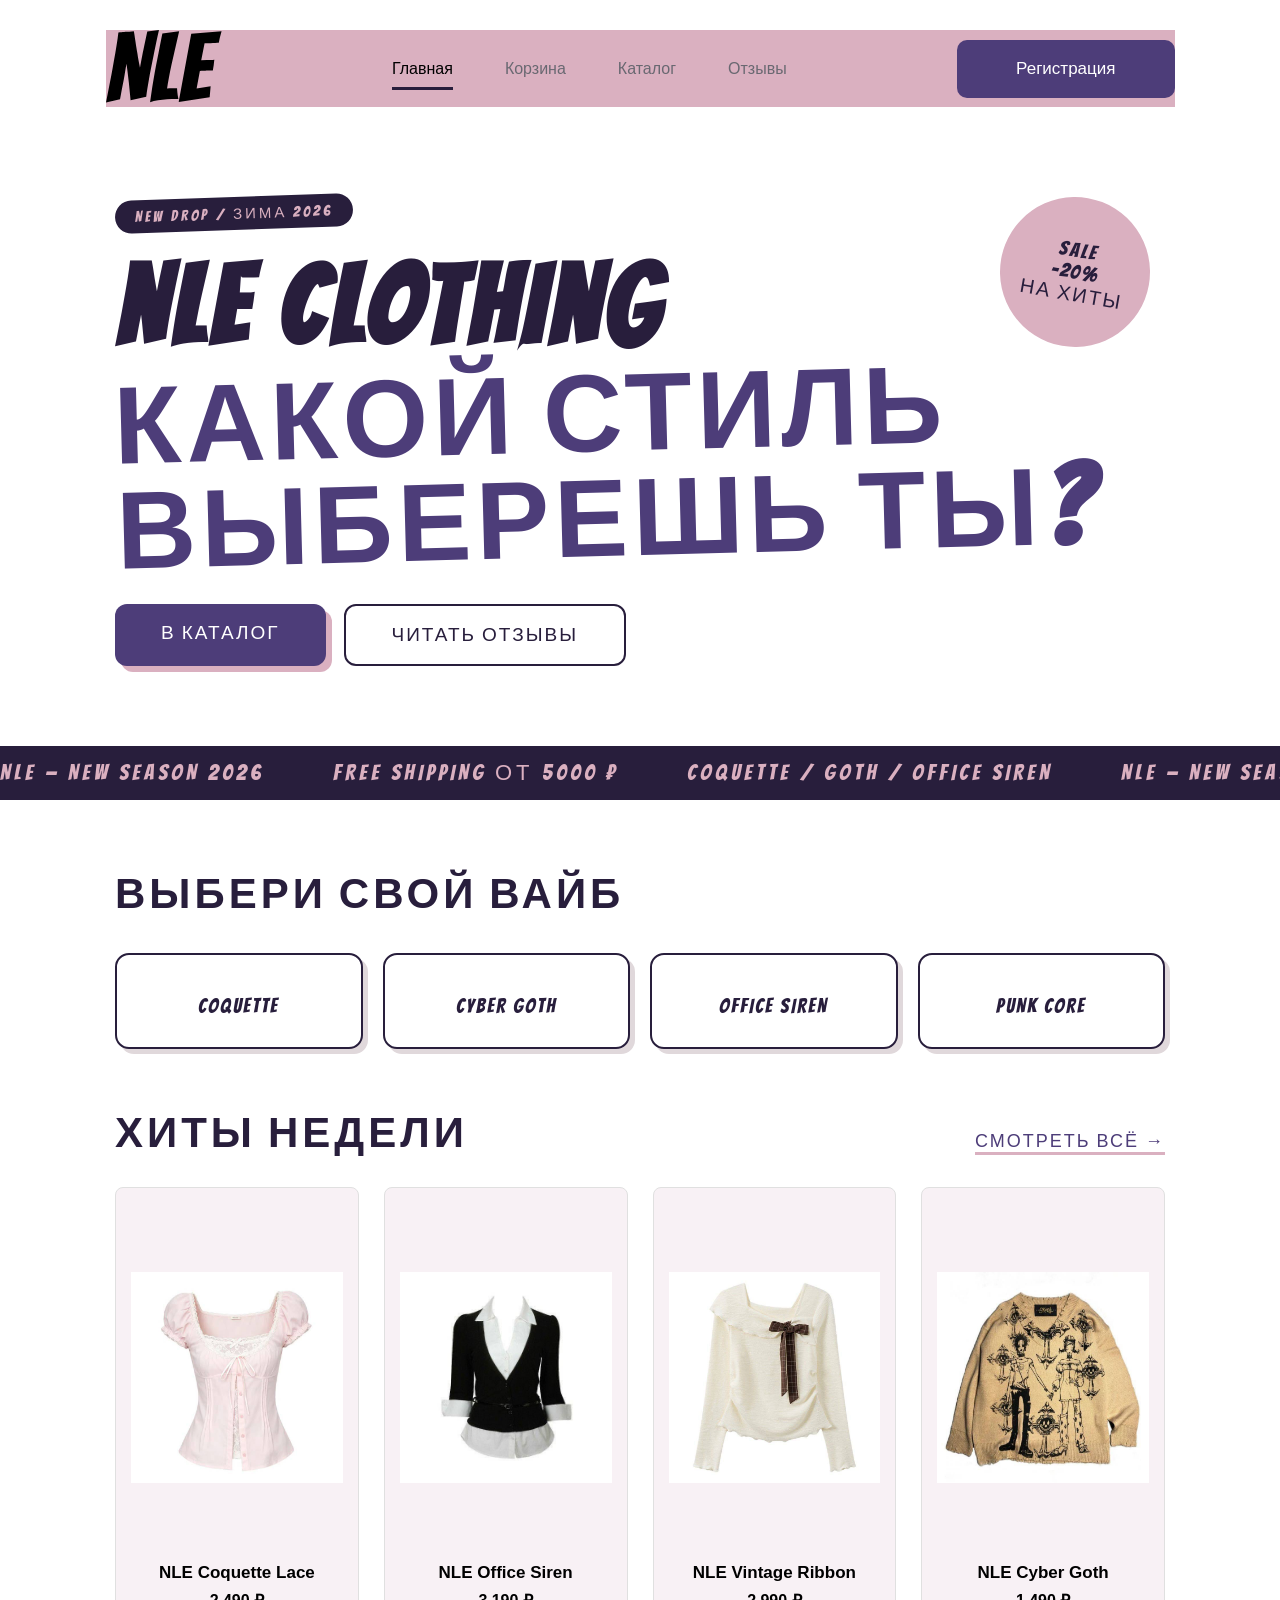
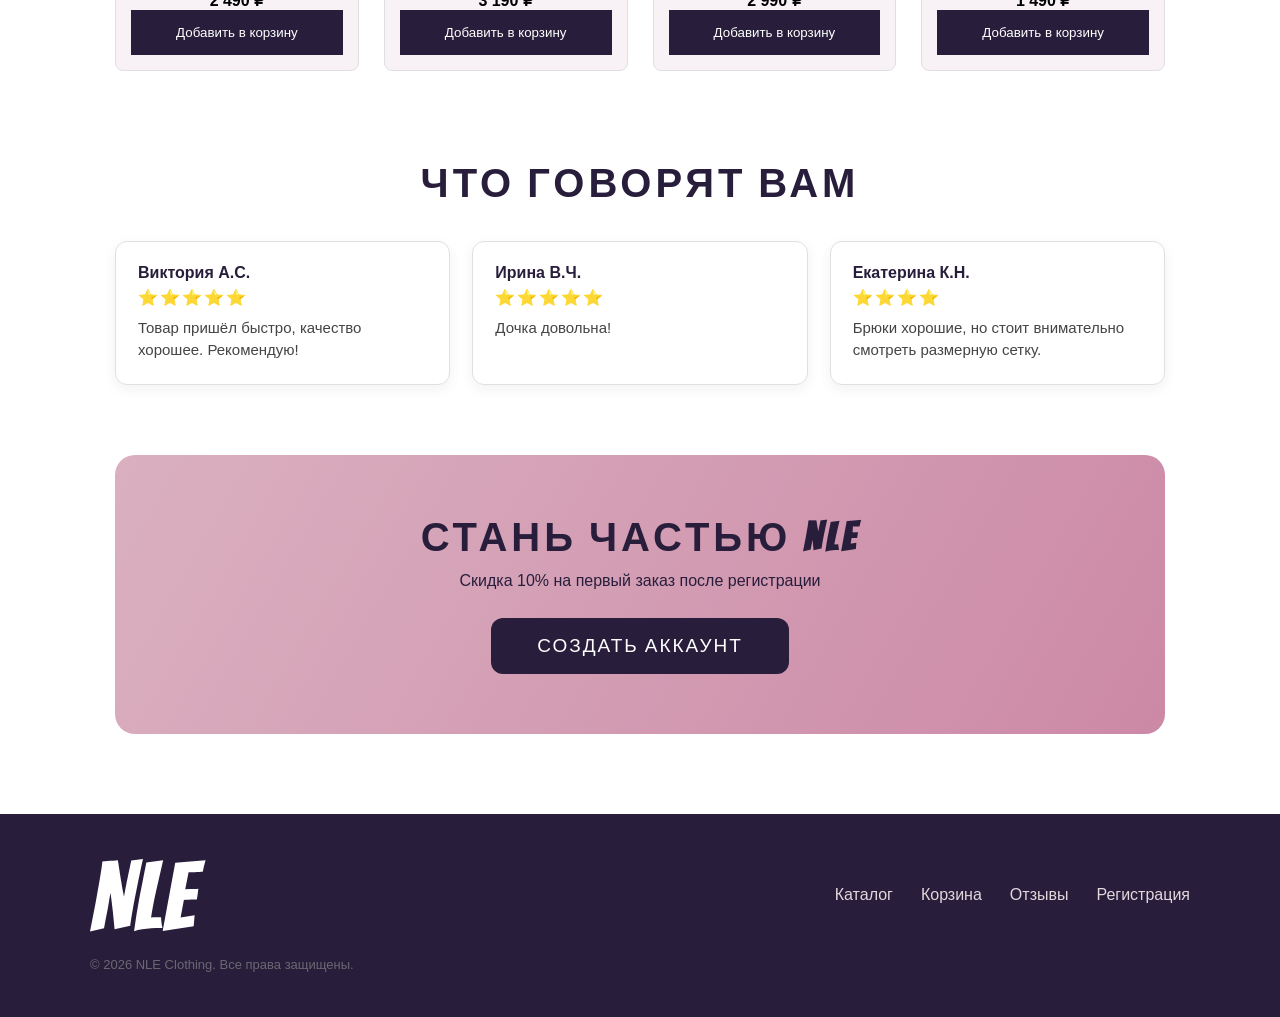
<file: index.html>
<!DOCTYPE html>
<html lang="ru">
<head>
    <meta charset="UTF-8">
    <meta name="viewport" content="width=device-width, initial-scale=1.0">
    <title>NLE — Главная</title>
    <link rel="shortcut icon" href="images/favicon.jpg.jpg" type="image/x-icon">
    <link rel="preconnect" href="https://fonts.googleapis.com">
    <link rel="preconnect" href="https://fonts.gstatic.com" crossorigin>
    <link href="https://fonts.googleapis.com/css2?family=Bangers&family=Inter:wght@400;500;700&display=swap" rel="stylesheet">
    <link rel="stylesheet" href="style.css">

    <style>
        /* ====== ГЛАВНАЯ СТРАНИЦА (доп. стили) ====== */

        :root {
            --dark: #000000;
            --gray: #696871;
            --halo: #e0d8db;
            --pink: #dab0c0;
            --topaz: #cc89a6;
            --juice: #4d3d79;
            --hour: #281e3c;
        }

        /* --- HERO --- */

        .hero {
            max-width: 1100px;
            margin: 0 auto;
            padding: 60px 25px 80px;
            position: relative;
        }

        .hero__badge {
            display: inline-block;
            padding: 8px 20px;
            background: var(--hour);
            color: var(--pink);
            font-family: "Bangers", sans-serif;
            letter-spacing: 3px;
            font-size: 15px;
            border-radius: 30px;
            margin-bottom: 25px;
            transform: rotate(-2deg);
        }

        .hero__title {
            font-family: "Bangers", sans-serif;
            font-size: clamp(52px, 9vw, 110px);
            line-height: 0.95;
            letter-spacing: 5px;
            color: var(--hour);
        }

        .hero__title span {
            color: var(--juice);
            display: block;
            transform: rotate(-1.5deg);
        }

        .hero__subtitle {
            max-width: 420px;
            margin-top: 22px;
            color: var(--gray);
            font-size: 17px;
            line-height: 1.55;
        }

        .hero__actions {
            display: flex;
            gap: 18px;
            margin-top: 35px;
            flex-wrap: wrap;
        }

        .hero__btn {
            font-family: "Bangers", sans-serif;
            font-size: 19px;
            letter-spacing: 2px;
            padding: 18px 46px;
            border-radius: 12px;
            border: none;
            cursor: pointer;
            transition: 0.25s;
        }

        .hero__btn--main {
            background: var(--juice);
            color: #fff;
            box-shadow: 6px 6px 0 var(--pink);
        }

        .hero__btn--main:hover {
            transform: translate(3px, 3px);
            box-shadow: 3px 3px 0 var(--pink);
        }

        .hero__btn--ghost {
            background: transparent;
            color: var(--hour);
            border: 2px solid var(--hour);
        }

        .hero__btn--ghost:hover {
            background: var(--hour);
            color: #fff;
        }

        /* декоративный стикер */
        .hero__sticker {
            position: absolute;
            right: 40px;
            top: 60px;
            width: 150px;
            aspect-ratio: 1;
            border-radius: 50%;
            background: var(--pink);
            display: grid;
            place-items: center;
            text-align: center;
            font-family: "Bangers", sans-serif;
            font-size: 20px;
            letter-spacing: 2px;
            color: var(--hour);
            transform: rotate(10deg);
            animation: pulse 4s ease-in-out infinite;
        }

        @keyframes pulse {
            0%, 100% { transform: rotate(10deg) scale(1); }
            50%      { transform: rotate(6deg) scale(1.06); }
        }

        /* --- БЕГУЩАЯ СТРОКА --- */

        .ticker {
            background: var(--hour);
            color: var(--pink);
            overflow: hidden;
            padding: 14px 0;
            white-space: nowrap;
        }

        .ticker__inner {
            display: inline-block;
            font-family: "Bangers", sans-serif;
            font-size: 22px;
            letter-spacing: 4px;
            animation: ticker 18s linear infinite;
        }

        .ticker__inner span {
            margin-right: 60px;
        }

        @keyframes ticker {
            from { transform: translateX(0); }
            to   { transform: translateX(-50%); }
        }

        /* --- КАТЕГОРИИ --- */

        .cats {
            max-width: 1100px;
            margin: 0 auto;
            padding: 70px 25px 20px;
        }

        .cats__grid {
            display: grid;
            grid-template-columns: repeat(4, minmax(0, 1fr));
            gap: 20px;
            margin-top: 35px;
        }

        .cat-card {
            background: #fff;
            border: 2px solid var(--hour);
            border-radius: 14px;
            padding: 30px 15px;
            text-align: center;
            font-family: "Bangers", sans-serif;
            font-size: 20px;
            letter-spacing: 2px;
            color: var(--hour);
            transition: 0.25s;
            box-shadow: 5px 5px 0 var(--halo);
        }

        .cat-card span {
            display: block;
            font-size: 34px;
            margin-bottom: 10px;
        }

        .cat-card:hover {
            background: var(--pink);
            transform: translateY(-4px);
        }

        /* --- ХИТЫ --- */

        .hits {
            max-width: 1100px;
            margin: 0 auto;
            padding: 40px 25px;
        }

        .hits__head {
            display: flex;
            justify-content: space-between;
            align-items: baseline;
            margin-bottom: 30px;
            flex-wrap: wrap;
            gap: 10px;
        }

        .hits__title {
            font-family: "Bangers", sans-serif;
            font-size: 42px;
            letter-spacing: 4px;
            color: var(--hour);
        }

        .hits__link {
            font-family: "Bangers", sans-serif;
            font-size: 18px;
            letter-spacing: 2px;
            color: var(--juice);
            border-bottom: 3px solid var(--pink);
        }

        .hits__link:hover { color: var(--topaz); }

        /* переиспользуем карточку каталога */
        .hits .products-grid { grid-template-columns: repeat(4, minmax(0, 1fr)); }

        /* --- ОТЗЫВЫ (тизер) --- */

        .voices {
            max-width: 1100px;
            margin: 0 auto;
            padding: 50px 25px 70px;
            text-align: center;
        }

        .voices__title {
            font-family: "Bangers", sans-serif;
            font-size: 40px;
            letter-spacing: 4px;
            color: var(--hour);
            margin-bottom: 35px;
        }

        .voices__row {
            display: grid;
            grid-template-columns: repeat(3, minmax(0, 1fr));
            gap: 22px;
            text-align: left;
        }

        .voice-card {
            background: #fff;
            border: 1px solid #e0e0e0;
            border-radius: 12px;
            padding: 22px;
            box-shadow: 0 4px 14px rgba(40, 30, 60, 0.06);
        }

        .voice-card__author {
            font-weight: 700;
            color: var(--hour);
            margin-bottom: 6px;
        }

        .voice-card__stars { color: #f39c12; letter-spacing: 2px; }

        .voice-card__text {
            margin-top: 10px;
            color: #444;
            line-height: 1.5;
            font-size: 15px;
        }

        /* --- CTA --- */

        .cta {
            background: linear-gradient(120deg, var(--pink), var(--topaz));
            border-radius: 20px;
            max-width: 1050px;
            margin: 0 auto 80px;
            padding: 60px 30px;
            text-align: center;
        }

        .cta h2 {
            font-family: "Bangers", sans-serif;
            font-size: 40px;
            letter-spacing: 4px;
            color: var(--hour);
            margin-bottom: 12px;
        }

        .cta p {
            color: var(--hour);
            margin-bottom: 28px;
        }

        .cta a {
            display: inline-block;
            font-family: "Bangers", sans-serif;
            font-size: 19px;
            letter-spacing: 2px;
            padding: 17px 46px;
            background: var(--hour);
            color: #fff;
            border-radius: 12px;
        }

        .cta a:hover { opacity: 0.85; }

        /* --- ФУТЕР --- */

        .footer {
            background: var(--hour);
            color: var(--halo);
            padding: 45px 25px;
        }

        .footer__inner {
            max-width: 1100px;
            margin: 0 auto;
            display: flex;
            justify-content: space-between;
            align-items: center;
            gap: 20px;
            flex-wrap: wrap;
        }

        .footer__links {
            display: flex;
            gap: 28px;
        }

        .footer a { color: var(--halo); }
        .footer a:hover { color: var(--pink); }

        .footer__copy {
            max-width: 1100px;
            margin: 25px auto 0;
            font-size: 13px;
            color: var(--gray);
        }

        /* --- АДАПТИВ --- */

        @media (max-width: 900px) {
            .cats__grid { grid-template-columns: repeat(2, 1fr); }
            .hits .products-grid { grid-template-columns: repeat(2, 1fr); }
            .voices__row { grid-template-columns: 1fr; }
            .hero__sticker { display: none; }
        }

        @media (max-width: 600px) {
            .hits .products-grid { grid-template-columns: 1fr; }
            .hero__title { font-size: 52px; }
        }
    </style>
</head>

<body>

<header class="header">
    <div class="header__container">
        <nav class="header__nav">
            <a href="index.html"><img src="images/logoipsum.svg" alt="NLE"></a>
            <ul class="header__list">
                <li class="header__list-item">
                    <a class="header__list-link active" href="index.html">Главная</a>
                </li>
                <li class="header__list-item">
                    <a class="header__list-link" href="cart.html">Корзина</a>
                </li>
                <li class="header__list-item">
                    <a class="header__list-link" href="catalog.html">Каталог</a>
                </li>
                <li class="header__list-item">
                    <a class="header__list-link" href="reviews.html">Отзывы</a>
                </li>
            </ul>
            <a class="header__button" href="registration.html">Регистрация</a>
        </nav>
    </div>
</header>

<!-- HERO -->
<section class="hero">
    <span class="hero__badge">NEW DROP / ЗИМА 2026</span>
    <h1 class="hero__title">NLE CLOTHING<span>КАКОЙ СТИЛЬ ВЫБЕРЕШЬ ТЫ?</span></h1>

    <div class="hero__actions">
        <a class="hero__btn hero__btn--main" href="catalog.html">В КАТАЛОГ</a>
        <a class="hero__btn hero__btn--ghost" href="reviews.html">ЧИТАТЬ ОТЗЫВЫ</a>
    </div>

    <div class="hero__sticker">SALE<br>-20%<br>НА ХИТЫ</div>
</section>

<!-- БЕГУЩАЯ СТРОКА -->
<div class="ticker">
    <div class="ticker__inner">
        <span>NLE — NEW SEASON 2026</span>
        <span>FREE SHIPPING ОТ 5000 ₽</span>
        <span>COQUETTE / GOTH / OFFICE SIREN</span>
        <span>NLE — NEW SEASON 2026</span>
        <span>FREE SHIPPING ОТ 5000 ₽</span>
        <span>COQUETTE / GOTH / OFFICE SIREN</span>
    </div>
</div>

<!-- КАТЕГОРИИ -->
<section class="cats">
    <h2 class="hits__title">ВЫБЕРИ СВОЙ ВАЙБ</h2>
    <div class="cats__grid">
        <a class="cat-card" href="catalog.html"><span></span>COQUETTE</a>
        <a class="cat-card" href="catalog.html"><span></span>CYBER GOTH</a>
        <a class="cat-card" href="catalog.html"><span></span>OFFICE SIREN</a>
        <a class="cat-card" href="catalog.html"><span></span>PUNK CORE</a>
    </div>
</section>

<!-- ХИТЫ ПРОДАЖ -->
<section class="hits">
    <div class="hits__head">
        <h2 class="hits__title">ХИТЫ НЕДЕЛИ</h2>
        <a class="hits__link" href="catalog.html">СМОТРЕТЬ ВСЁ →</a>
    </div>

    <div class="products-grid">

        <div class="product-card">
            <img src="images/photo_1_2026-11-25_00-17-27.jpg" alt="NLE Coquette Lace">
            <h3>NLE Coquette Lace</h3>
            <p>2 490 ₽</p>
            <button class="add-to-cart" data-name="NLE Coquette Lace" data-price="2490">
                Добавить в корзину
            </button>
        </div>

        <div class="product-card">
            <img src="images/photo_2_2026-11-25_00-17-27.jpg" alt="NLE Office Siren">
            <h3>NLE Office Siren</h3>
            <p>3 190 ₽</p>
            <button class="add-to-cart" data-name="NLE Office Siren" data-price="3190">
                Добавить в корзину
            </button>
        </div>

        <div class="product-card">
            <img src="images/photo_3_2026-11-25_00-17-27.jpg" alt="NLE Vintage Ribbon">
            <h3>NLE Vintage Ribbon</h3>
            <p>2 990 ₽</p>
            <button class="add-to-cart" data-name="NLE Vintage Ribbon" data-price="2990">
                Добавить в корзину
            </button>
        </div>

        <div class="product-card">
            <img src="images/photo_5_2026-11-25_00-17-27.jpg" alt="NLE Cyber Goth">
            <h3>NLE Cyber Goth</h3>
            <p>1 490 ₽</p>
            <button class="add-to-cart" data-name="NLE Cyber Goth" data-price="1490">
                Добавить в корзину
            </button>
        </div>

    </div>
</section>

<!-- ОТЗЫВЫ -->
<section class="voices">
    <h2 class="voices__title">ЧТО ГОВОРЯТ ВАМ</h2>
    <div class="voices__row">
        <div class="voice-card">
            <p class="voice-card__author">Виктория А.С.</p>
            <p class="voice-card__stars">⭐️⭐️⭐️⭐️⭐️</p>
            <p class="voice-card__text">Товар пришёл быстро, качество хорошее. Рекомендую!</p>
        </div>
        <div class="voice-card">
            <p class="voice-card__author">Ирина В.Ч.</p>
            <p class="voice-card__stars">⭐️⭐️⭐️⭐️⭐️</p>
            <p class="voice-card__text">Дочка довольна!</p>
        </div>
        <div class="voice-card">
            <p class="voice-card__author">Екатерина К.Н.</p>
            <p class="voice-card__stars">⭐️⭐️⭐️⭐️</p>
            <p class="voice-card__text">Брюки хорошие, но стоит внимательно смотреть размерную сетку.</p>
        </div>
    </div>
</section>

<!-- CTA -->
<section class="cta">
    <h2>СТАНЬ ЧАСТЬЮ NLE</h2>
    <p>Скидка 10% на первый заказ после регистрации</p>
    <a href="registration.html">СОЗДАТЬ АККАУНТ</a>
</section>

<footer class="footer">
    <div class="footer__inner">
        <img src="images/logoipsum.svg" alt="NLE" style="filter: brightness(0) invert(1);">
        <div class="footer__links">
            <a href="catalog.html">Каталог</a>
            <a href="cart.html">Корзина</a>
            <a href="reviews.html">Отзывы</a>
            <a href="registration.html">Регистрация</a>
        </div>
    </div>
    <p class="footer__copy">© 2026 NLE Clothing. Все права защищены.</p>
</footer>

<script src="script.js"></script>

</body>
</html>
</file>
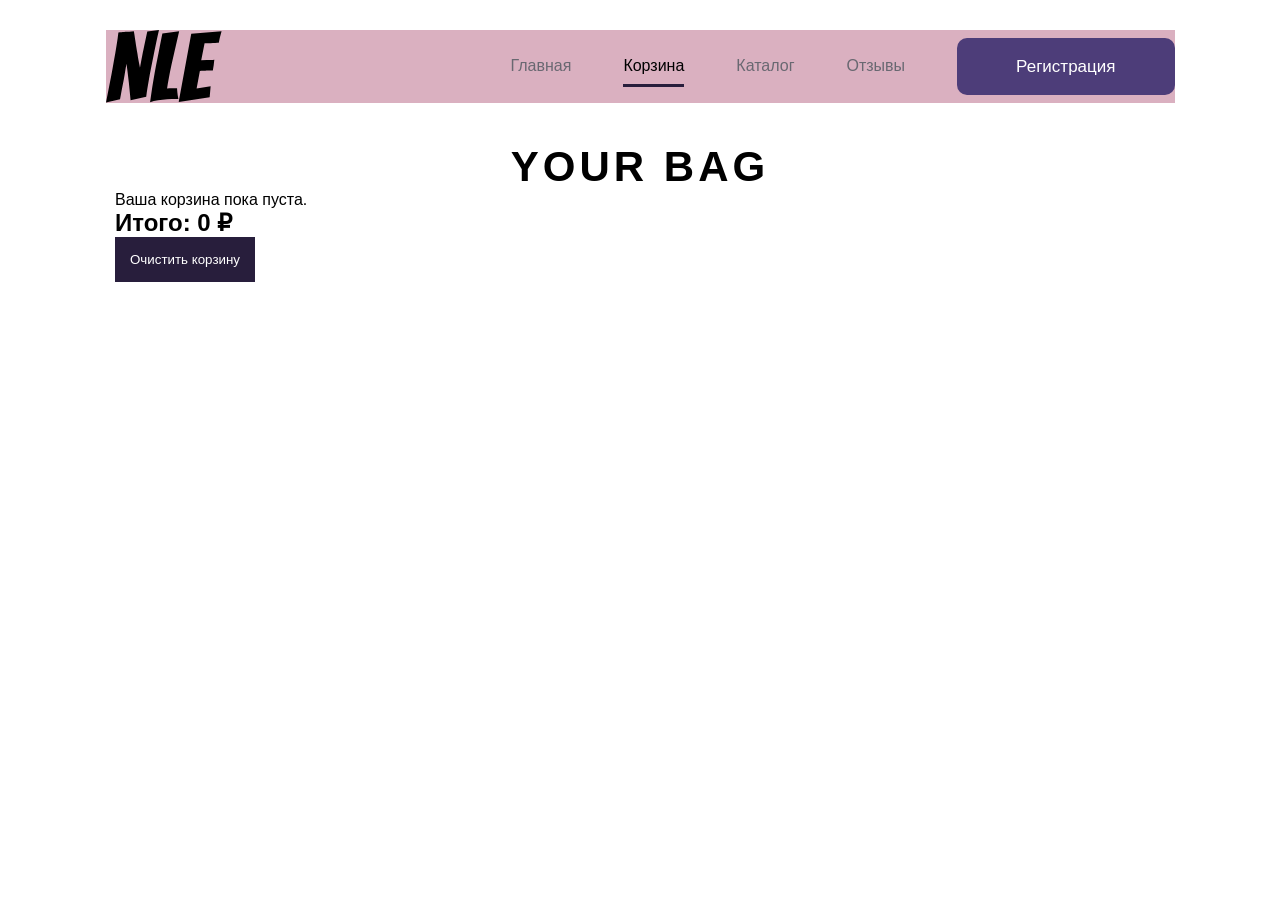
<file: cart.html>
<!DOCTYPE html>
<html lang="ru">
<head>
    <meta charset="UTF-8">
    <meta name="viewport" content="width=device-width, initial-scale=1.0">
    <title>NLE — Корзина</title>
    <link rel="stylesheet" href="style.css">
        <meta charset="UTF-8">
    <meta name="viewport" content="width=device-width, initial-scale=1.0">
    <title>NLE</title>
    <link rel="stylesheet" href="style.css"</head>
    <link rel="shortcut icon" href="images/favicon.jpg.jpg" type="image/x-icon">
    <link rel="preconnect" href="https://fonts.googleapis.com">
<link rel="preconnect" href="https://fonts.gstatic.com" crossorigin>
<link href="https://fonts.googleapis.com/css2?family=Bangers&display=swap" rel="stylesheet"> 
    </head>
<header class="header">
    <div class="header__container">
        <nav class="header__nav">
            <img src="images/logoipsum.svg" alt="">
            <ul class="header__list">
                <li class="header__list-item">
                    <a class="header__list-link" a href="index.html" href="/">Главная</a>
                </li>
                <li class="header__list-item">
                    <a class="header__list-link active" a href="cart.html">Корзина</a>
                </li>
                <li class="header__list-item">
                    <a class="header__list-link" a href="catalog.html">Каталог</a>
                </li>
                <li class="header__list-item">
                    <a class="header__list-link" a href="reviews.html" href="/">Отзывы</a>
                </li>
            <ul>
                <a class="header__button" a href="registration.html" href="/">Регистрация</a>
        </nav>
    </div>
</head>
<body>

<main class="catalog">
    <h1>YOUR BAG</h1>

    <div id="cart-items"></div>

    <h2 id="total">Итого: 0 ₽</h2>

    <button id="clear-cart" class="add-to-cart">
        Очистить корзину
    </button>
</main>

<script src="script.js"></script>

</body>

</body>
</file>
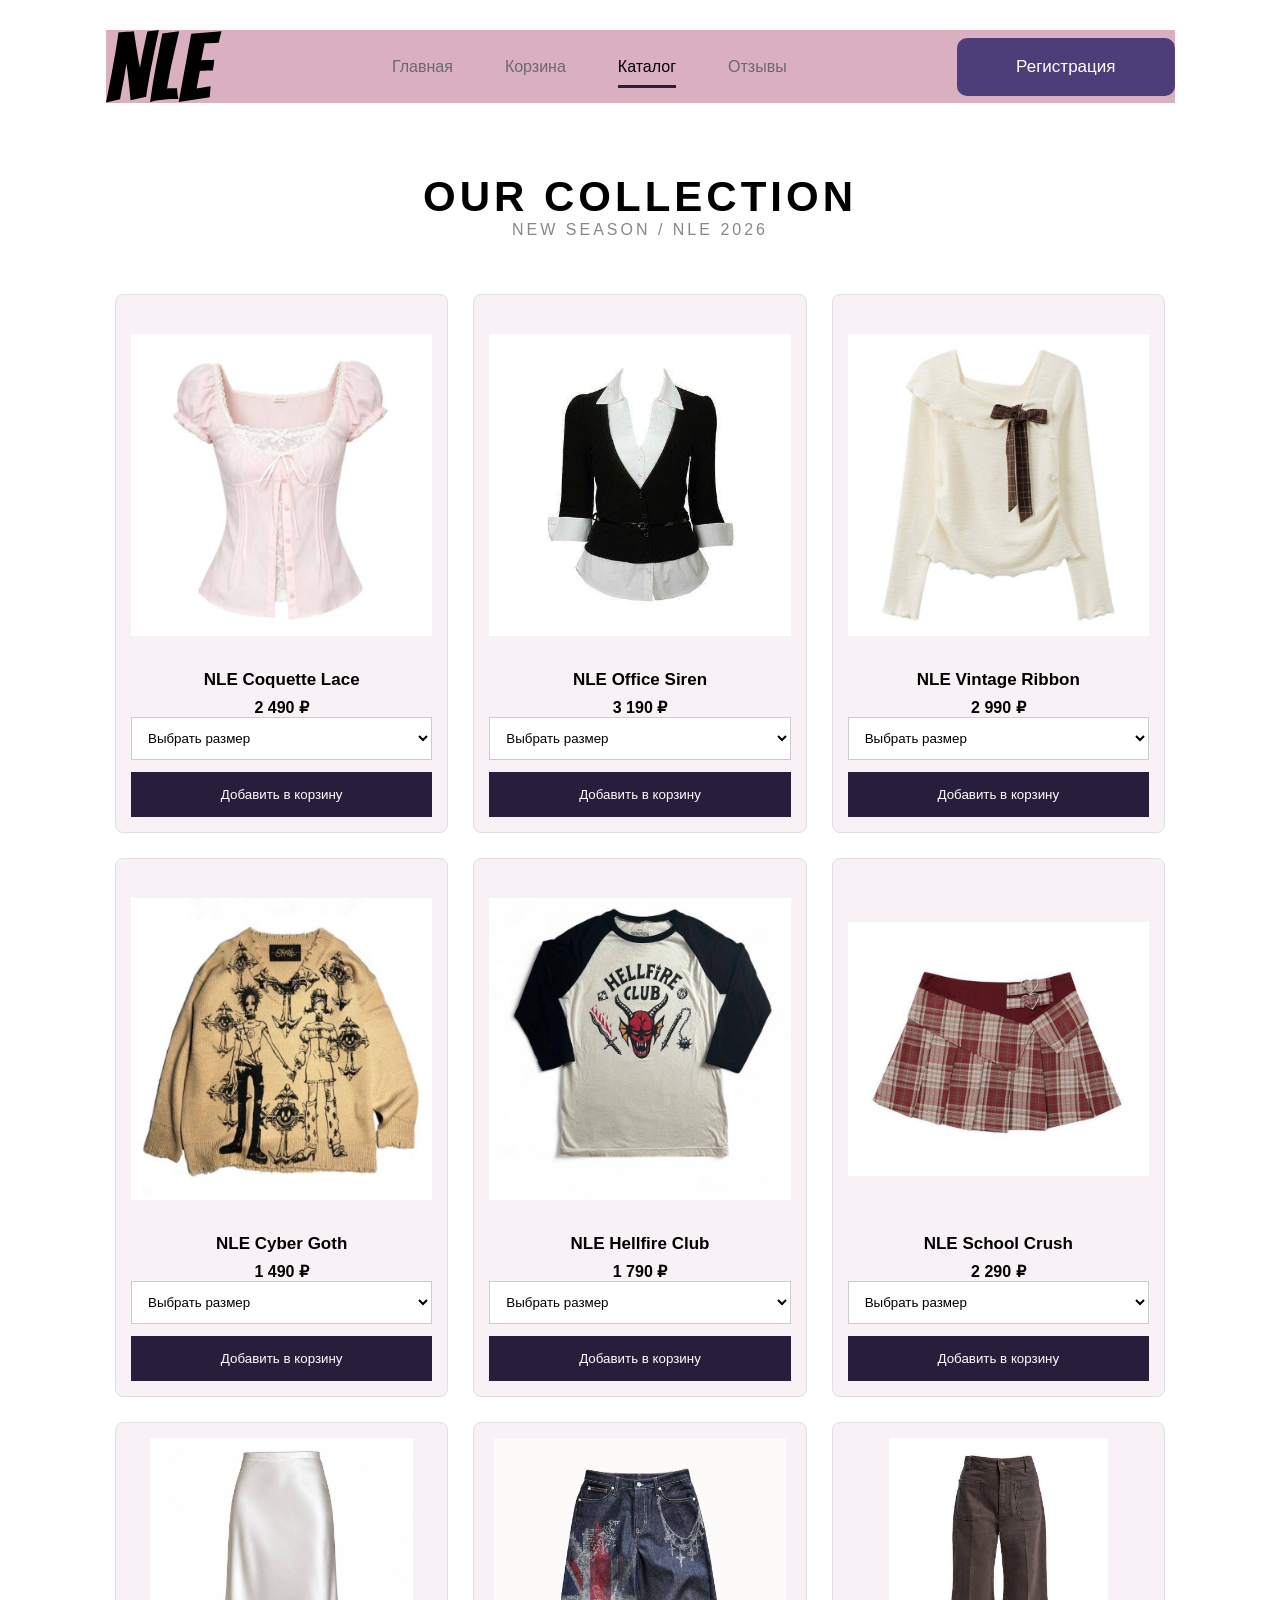
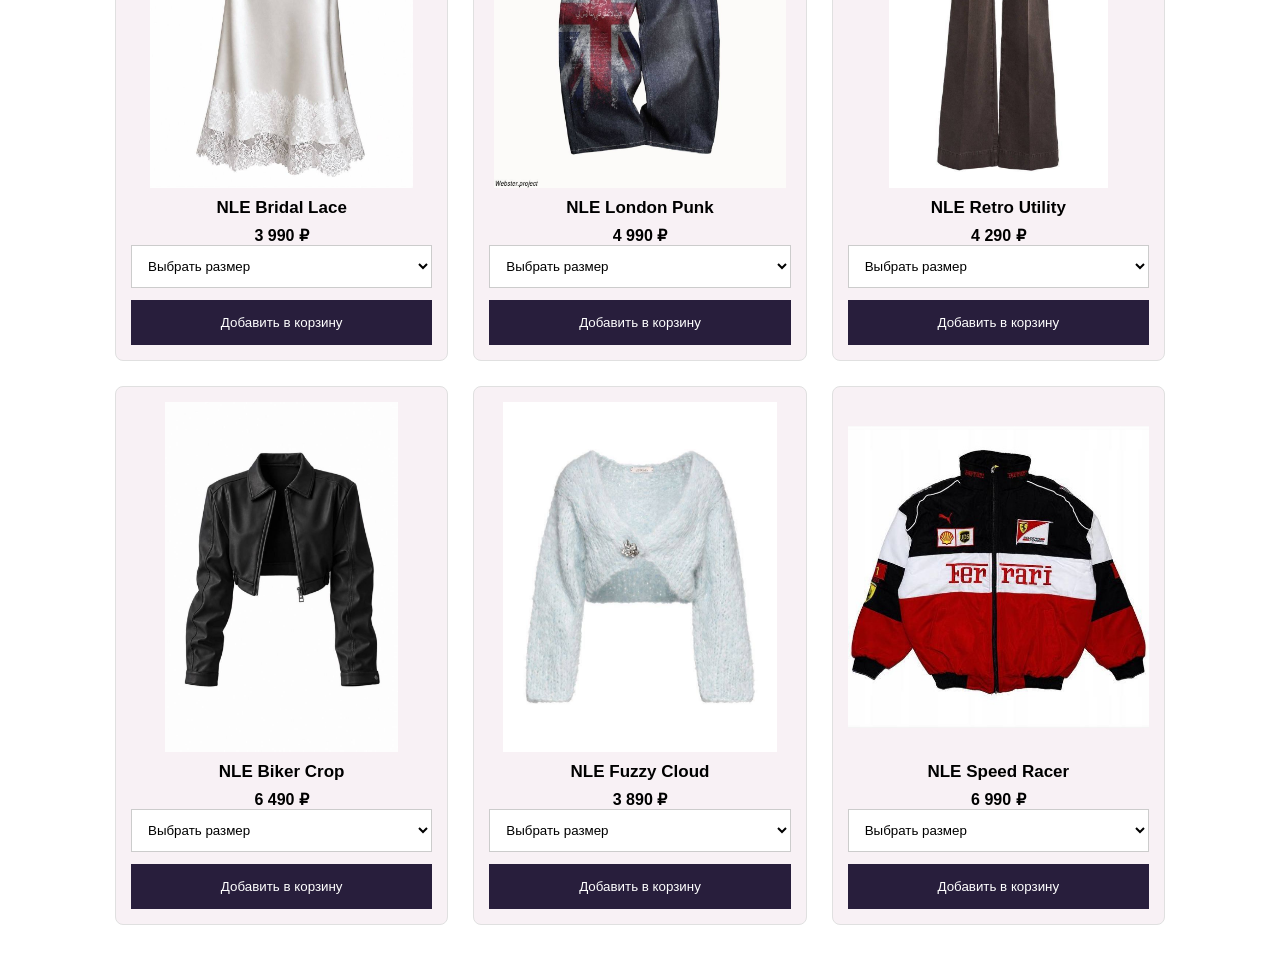
<file: catalog.html>
<!DOCTYPE html>
<html lang="ru">
<head>
    <meta charset="UTF-8">
    <meta name="viewport" content="width=device-width, initial-scale=1.0">
    <title>NLE — Каталог</title>
    <link rel="shortcut icon" href="images/favicon.jpg.jpg" type="image/x-icon">
    <link rel="preconnect" href="https://fonts.googleapis.com">
    <link rel="preconnect" href="https://fonts.gstatic.com" crossorigin>
    <link href="https://fonts.googleapis.com/css2?family=Bangers&display=swap" rel="stylesheet">
    <link rel="stylesheet" href="style.css">
</head>

<body>

<header class="header">
    <div class="header__container">
        <nav class="header__nav">
            <img src="images/logoipsum.svg" alt="NLE">
            <ul class="header__list">
                <li class="header__list-item">
                    <a class="header__list-link" href="index.html">Главная</a>
                </li>
                <li class="header__list-item">
                    <a class="header__list-link" href="cart.html">Корзина</a>
                </li>
                <li class="header__list-item">
                    <a class="header__list-link active" href="catalog.html">Каталог</a>
                </li>
                <li class="header__list-item">
                    <a class="header__list-link" href="reviews.html">Отзывы</a>
                </li>
            </ul>
            <a class="header__button" href="registration.html">Регистрация</a>
        </nav>
    </div>
</header>

<main class="catalog">

    <h1>OUR COLLECTION</h1>
    <p class="subtitle">NEW SEASON / NLE 2026</p>

    <div class="products-grid">

        <div class="product-card">
            <img src="images/photo_1_2026-11-25_00-17-27.jpg" alt="ТОВАР 1">
            <h3>NLE Coquette Lace</h3>
            <p>2 490 ₽</p>
            <select class="size">
                <option value="">Выбрать размер</option>
                <option>S</option>
                <option>M</option>
                <option>L</option>
                <option>XL</option>
            </select>
            <button class="add-to-cart" data-name="NLE Coquette Lace" data-price="2490">
                Добавить в корзину
            </button>
        </div>

        <div class="product-card">
            <img src="images/photo_2_2026-11-25_00-17-27.jpg" alt="ТОВАР 2">
            <h3>NLE Office Siren</h3>
            <p>3 190 ₽</p>
            <select class="size">
                <option value="">Выбрать размер</option>
                <option>S</option>
                <option>M</option>
                <option>L</option>
                <option>XL</option>
            </select>
            <button class="add-to-cart" data-name="NLE Office Siren" data-price="3190">
                Добавить в корзину
            </button>
        </div>

        <div class="product-card">
            <img src="images/photo_3_2026-11-25_00-17-27.jpg" alt="ТОВАР 3">
            <h3>NLE Vintage Ribbon</h3>
            <p>2 990 ₽</p>
            <select class="size">
                <option value="">Выбрать размер</option>
                <option>S</option>
                <option>M</option>
                <option>L</option>
                <option>XL</option>
            </select>
            <button class="add-to-cart" data-name="NLE Vintage Ribbon" data-price="2990">
                Добавить в корзину
            </button>
        </div>

        <div class="product-card">
            <img src="images/photo_5_2026-11-25_00-17-27.jpg" alt="kkkfkf">
            <h3>NLE Cyber Goth</h3>
            <p>1 490 ₽</p>
            <select class="size">
                <option value="">Выбрать размер</option>
                <option>S</option>
                <option>M</option>
                <option>L</option>
                <option>XL</option>
            </select>
            <button class="add-to-cart" data-name="NLE Cyber Goth" data-price="1490">
                Добавить в корзину
            </button>
        </div>

        <div class="product-card">
            <img src="images/photo_4_2026-11-25_00-17-27.jpg" alt="ТОВАР 4">
            <h3>NLE Hellfire Club</h3>
            <p>1 790 ₽</p>
            <select class="size">
                <option value="">Выбрать размер</option>
                <option>S</option>
                <option>M</option>
                <option>L</option>
                <option>XL</option>
            </select>
            <button class="add-to-cart" data-name="NLE Hellfire Club" data-price="1790">
                Добавить в корзину
            </button>
        </div>

        <div class="product-card">
            <img src="images/photo_8_2026-11-25_00-17-27.jpg" alt="NLE School Crush">
            <h3>NLE School Crush</h3>
            <p>2 290 ₽</p>
            <select class="size">
                <option value="">Выбрать размер</option>
                <option>S</option>
                <option>M</option>
                <option>L</option>
                <option>XL</option>
            </select>
            <button class="add-to-cart" data-name="NLE School Crush" data-price="2290">
                Добавить в корзину
            </button>
        </div>

        <div class="product-card">
            <img src="images/photo_10_2026-11-25_00-17-27.jpg" alt="NLE Bridal Lace">
            <h3>NLE Bridal Lace</h3>
            <p>3 990 ₽</p>
            <select class="size">
                <option value="">Выбрать размер</option>
                <option>S</option>
                <option>M</option>
                <option>L</option>
                <option>XL</option>
            </select>
            <button class="add-to-cart" data-name="NLE Bridal Lace" data-price="3990">
                Добавить в корзину
            </button>
        </div>

        <div class="product-card">
            <img src="images/photo_11_2026-11-25_00-17-27.jpg" alt="NLE London Punk">
            <h3>NLE London Punk</h3>
            <p>4 990 ₽</p>
            <select class="size">
                <option value="">Выбрать размер</option>
                <option>S</option>
                <option>M</option>
                <option>L</option>
                <option>XL</option>
            </select>
            <button class="add-to-cart" data-name="NLE London Punk" data-price="4990">
                Добавить в корзину
            </button>
        </div>

        <div class="product-card">
            <img src="images/photo_13_2026-11-25_00-17-27.jpg" alt="NLE Retro Utility">
            <h3>NLE Retro Utility</h3>
            <p>4 290 ₽</p>
            <select class="size">
                <option value="">Выбрать размер</option>
                <option>S</option>
                <option>M</option>
                <option>L</option>
                <option>XL</option>
            </select>
            <button class="add-to-cart" data-name="NLE Retro Utility" data-price="4290">
                Добавить в корзину
            </button>
        </div>
<div class="product-card">
            <img src="images/photo_14_2026-11-25_00-17-27.jpg" alt="NLE Biker Crop">
            <h3>NLE Biker Crop</h3>
            <p>6 490 ₽</p>
            <select class="size">
                <option value="">Выбрать размер</option>
                <option>S</option>
                <option>M</option>
                <option>L</option>
                <option>XL</option>
            </select>
            <button class="add-to-cart" data-name="NLE Biker Crop" data-price="6490">
                Добавить в корзину
            </button>
        </div>
        <div class="product-card">
            <img src="images/photo_15_2026-11-25_00-17-27.jpg" alt="NLE Fuzzy Cloud">
            <h3>NLE Fuzzy Cloud</h3>
            <p>3 890 ₽</p>
            <select class="size">
                <option value="">Выбрать размер</option>
                <option>S</option>
                <option>M</option>
                <option>L</option>
                <option>XL</option>
            </select>
            <button class="add-to-cart" data-name="NLE Fuzzy Cloud" data-price="3890">
                Добавить в корзину
            </button>
        </div>
        <div class="product-card">
            <img src="images/photo_16_2026-11-25_00-17-27.jpg" alt="NLE Speed Racer">
            <h3>NLE Speed Racer</h3>
            <p>6 990 ₽</p>
            <select class="size">
                <option value="">Выбрать размер</option>
                <option>S</option>
                <option>M</option>
                <option>L</option>
                <option>XL</option>
            </select>
            <button class="add-to-cart" data-name="NLE Speed Racer" data-price="6990">
                Добавить в корзину
            </button>
        </div>
       

    </div>

</main>

<script src="script.js"></script>

</body>
</html>
</file>
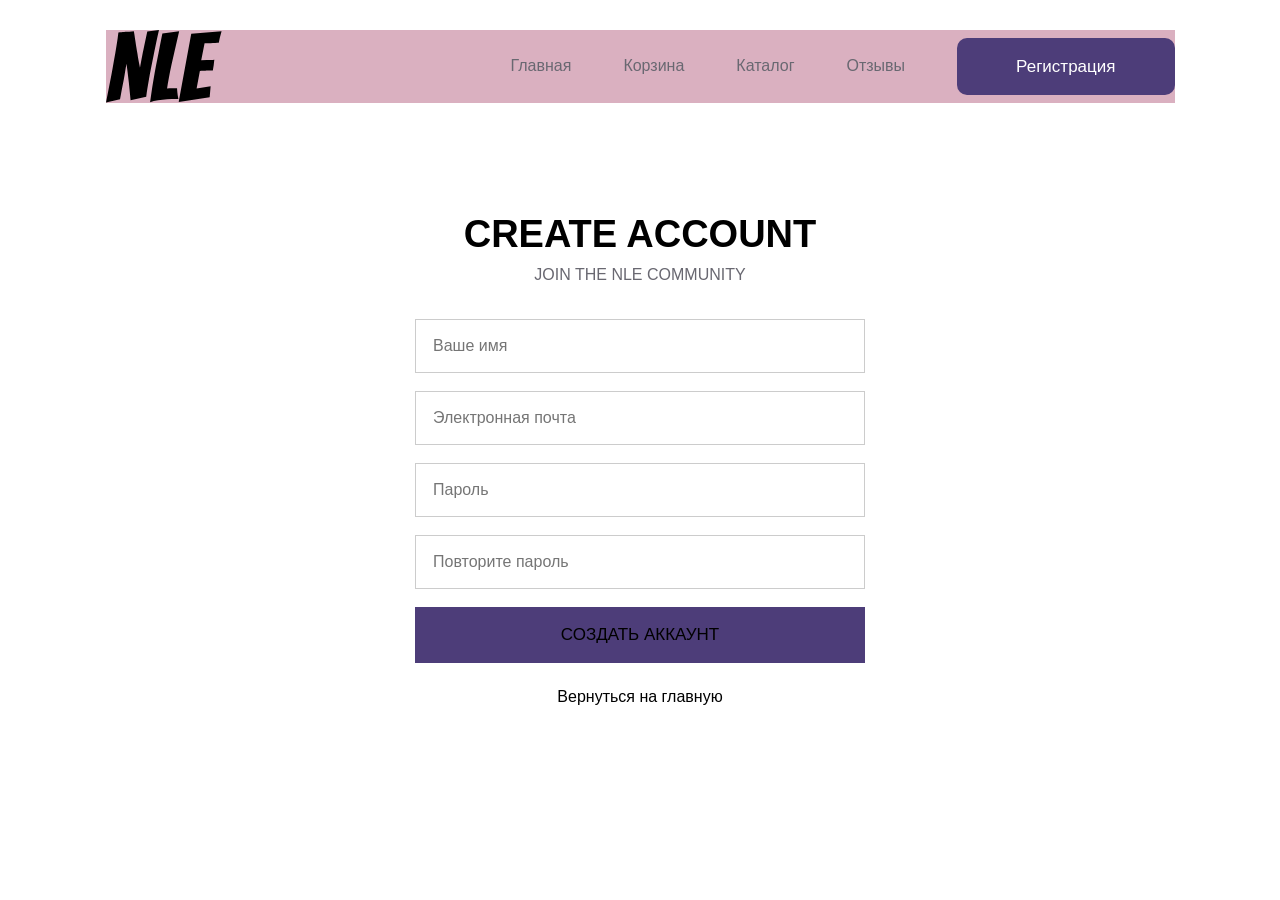
<file: registration.html>
<!DOCTYPE html>
<html lang="ru">

<head>
    <meta charset="UTF-8">
    <meta name="viewport" content="width=device-width, initial-scale=1.0">
    <link rel="shortcut icon" href="images/favicon.jpg.jpg" type="image/x-icon">
    <title>NLE — Регистрация</title>

    <link rel="stylesheet" href="style.css">
</head>

<body>

     </head>
<header class="header">
    <div class="header__container">
        <nav class="header__nav">
            <img src="images/logoipsum.svg" alt="">
            <ul class="header__list">
                <li class="header__list-item">
                    <a class="header__list-link" a href="index.html" href="/">Главная</a>
                </li>
                <li class="header__list-item">
                    <a class="header__list-link" a href="cart.html">Корзина</a>
                </li>
                <li class="header__list-item">
                    <a class="header__list-link" a href="catalog.html">Каталог</a>
                </li>
                <li class="header__list-item">
                    <a class="header__list-link" a href="reviews.html" href="/">Отзывы</a>
                </li>
            <ul>
                <a class="header__button" a href="registration.html" href="/">Регистрация</a>
        </nav>
    </div> 
</head>
    </header>

    <main class="registration">

        <h1>CREATE ACCOUNT</h1>
        <p>JOIN THE NLE COMMUNITY</p>

        <form class="registration__form">

            <input type="text" placeholder="Ваше имя" required>

            <input type="email" placeholder="Электронная почта" required>

            <input type="password" placeholder="Пароль" required>

            <input type="password" placeholder="Повторите пароль" required>

            <button type="submit">
                СОЗДАТЬ АККАУНТ
            </button>

        </form>

        <a href="index.html">Вернуться на главную</a>

    </main>

</body>
</html>
</file>
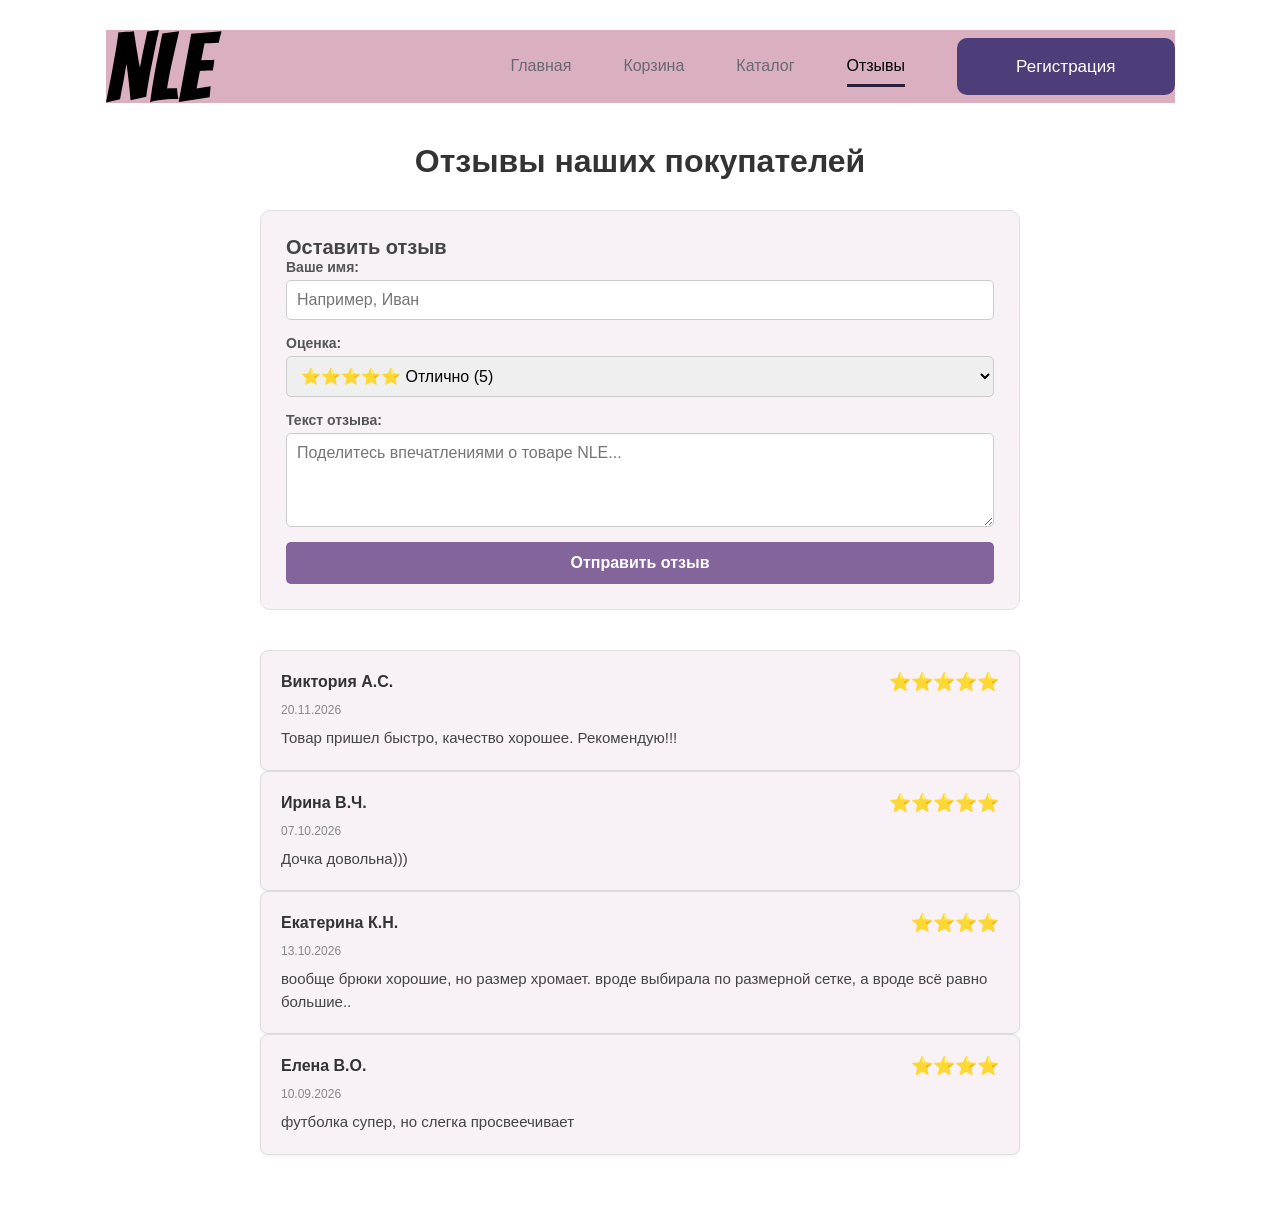
<file: reviews.html>
<meta charset="UTF-8">
    <meta name="viewport" content="width=device-width, initial-scale=1.0">
    <title>NLE</title>
    <link rel="stylesheet" href="style.css"</head>
    <link rel="shortcut icon" href="images/favicon.jpg.jpg" type="image/x-icon">
    <link rel="preconnect" href="https://fonts.googleapis.com">
<link rel="preconnect" href="https://fonts.gstatic.com" crossorigin>
<link href="https://fonts.googleapis.com/css2?family=Bangers&display=swap" rel="stylesheet"> 
    </head>
    <body>
<header class="header">
    <div class="header__container">
        <nav class="header__nav">
            <img src="images/logoipsum.svg" alt="">
            <ul class="header__list">
                <li class="header__list-item">
                    <a class="header__list-link" a href="index.html" href="/">Главная</a>
                </li>
                <li class="header__list-item">
                    <a class="header__list-link" a href="cart.html">Корзина</a>
                </li>
                <li class="header__list-item">
                    <a class="header__list-link" a href="catalog.html">Каталог</a>
                </li>
                <li class="header__list-item">
                    <a class="header__list-link active" a href="reviews.html" href="/">Отзывы</a>
                </li>
            <ul>
                <a class="header__button" a href="registration.html" href="/">Регистрация</a>
        </nav>
    </div>
    <main class="reviews-page">
    <h1>Отзывы наших покупателей</h1>

    <!-- Форма для добавления отзыва -->
    <section class="review-form-section">
        <h2>Оставить отзыв</h2>
        <form id="reviewForm">
            <div class="form-group">
                <label for="userName">Ваше имя:</label>
                <input type="text" id="userName" placeholder="Например, Иван" required>
            </div>
            
            <div class="form-group">
                <label for="userRating">Оценка:</label>
                <select id="userRating" required>
                    <option value="5">⭐⭐⭐⭐⭐ Отлично (5)</option>
                    <option value="4">⭐⭐⭐⭐ Хорошо (4)</option>
                    <option value="3">⭐⭐⭐ Нормально (3)</option>
                    <option value="2">⭐⭐ Плохо (2)</option>
                    <option value="1">⭐ Ужасно (1)</option>
                </select>
            </div>

            <div class="form-group">
                <label for="reviewText">Текст отзыва:</label>
                <textarea id="reviewText" rows="4" placeholder="Поделитесь впечатлениями о товаре NLE..." required></textarea>
            </div>

            <button type="submit" class="submit-btn">Отправить отзыв</button>
        </form>
    </section>

    <section class="reviews-list" id="reviewsList">
        <!-- Пример готового отзыва (для красоты) -->
        <div class="review-card">
            <div class="review-header">
                <span class="review-author">Виктория А.С.</span>
                <span class="review-stars">⭐⭐⭐⭐⭐</span>
            </div>
            <p class="review-date">20.11.2026</p>
            <p class="review-text">Товар пришел быстро, качество хорошее. Рекомендую!!!</p>
        </div>
    </section>
     <section class="reviews-list" id="reviewsList">
        <!-- Пример готового отзыва (для красоты) -->
        <div class="review-card">
            <div class="review-header">
                <span class="review-author">Ирина В.Ч.</span>
                <span class="review-stars">⭐⭐⭐⭐⭐</span>
            </div>
            <p class="review-date">07.10.2026</p>
            <p class="review-text">Дочка довольна)))</p>
        </div>
    </section>
    <section class="reviews-list" id="reviewsList">
        <!-- Пример готового отзыва (для красоты) -->
        <div class="review-card">
            <div class="review-header">
                <span class="review-author">Екатерина К.Н.</span>
                <span class="review-stars">⭐⭐⭐⭐</span>
            </div>
            <p class="review-date">13.10.2026</p>
            <p class="review-text">вообще брюки хорошие, но размер хромает. вроде выбирала по размерной сетке, а
вроде всё равно большие..</p>
        </div>
    </section>
    <section class="reviews-list" id="reviewsList">
        <!-- Пример готового отзыва (для красоты) -->
        <div class="review-card">
            <div class="review-header">
                <span class="review-author">Елена В.О.</span>
                <span class="review-stars">⭐⭐⭐⭐</span>
            </div>
            <p class="review-date">10.09.2026</p>
            <p class="review-text">футболка супер, но слегка просвеечивает</p>
        </div>
    </section>
</main>
</body>
</html>
</file>
<file: style.css>
:root {
    --dark: #000000;
    --gray: #696871;
    --halo: #e0d8db;
    --pink: #dab0c0;
    --topaz: #cc89a6;
    --juice: #4d3d79;
    --hour: #281e3c;
}

* {
    margin: 0;
    padding: 0;
    box-sizing: border-box;
}

body {
    font-family: "Impact", sans-serif;
    body {
    background: linear-gradient(180deg, #f6eef3 0%, #f0eaf4 50%, #ecd6e3 100%);
    background-attachment: fixed;   /* градиент не «едет» при прокрутке */
    min-height: 100vh;
}

}

html, body {
    width: 100%;
    max-width: 100%;
    overflow-x: hidden;
}

img {
    max-width: 100%;
    height: auto;
}

a {
    text-decoration: none;
}

/* ШАПКА */

.header {
    padding-block: 30px;
}

.header__container {
    max-width: 1069px;
    margin-inline: auto;
    background-color: #dab0c0;
}

.header__nav {
    display: flex;
    justify-content: space-between;
    align-items: center;
}

.header__list {
    display: flex;
    gap: 52px;
}

ul {
    list-style: none;
}

.header__list-link {
    font-weight: 500;
    font-family: "Bangers", sans-serif;
    color: var(--gray);
}

.header__list-link.active {
    color: #000000;
    border-bottom: 3px solid var(--hour);
    padding-bottom: 10px;
}

.header__list-link:hover {
    color: var(--dark);
}

.header__button {
    font-weight: 500;
    font-size: 17px;
    color: white;
    padding: 19px 59px;
    background: var(--juice);
    border-radius: 10px;
}

.header__button:hover {
    opacity: 80%;
}

/* КАТАЛОГ NLE */

.catalog {
    width: 100%;
    max-width: 1100px;
    margin: 0 auto;
    padding: 40px 25px;
}

.catalog h1 {
    font-size: 42px;
    letter-spacing: 4px;
    text-align: center;
}

.subtitle {
    text-align: center;
    color: #888;
    margin-bottom: 55px;
    letter-spacing: 3px;
}

/* Сетка каталога: ровно 3 колонки */

.products-grid {
    display: grid;
    grid-template-columns: repeat(3, minmax(0, 1fr));
    gap: 25px;
    width: 100%;
    align-items: start;
}

.product-card {
    width: 100%;
    min-width: 0;
    border: 1px solid #e0e0e0;
    border-radius: 8px;
    padding: 15px;
    text-align: center;
    background-color: #f8f1f5;
    display: flex;
    flex-direction: column;
}

.product-card img {
    display: block;
    max-width: 100%;
    width: 100%;
    height: 350px;
    object-fit: contain;
    margin-bottom: 10px;
}

.product-card h3 {
    font-size: 17px;
    margin-bottom: 8px;
}

.product-card p {
    font-weight: bold;
}

.product-card select,
.product-card button {
    width: 100%;
    box-sizing: border-box;
}

.product-card select {
    padding: 12px;
    margin-bottom: 12px;
    border: 1px solid #ccc;
    background: white;
}

.product-card button {
    margin-top: auto;
}

.add-to-cart {
    padding: 15px;
    background: #281e3c;
    color: white;
    border: none;
    cursor: pointer;
    transition: 0.3s;
}

.add-to-cart:hover {
    background: #4d3d79;
}

/* Адаптив: 2 колонки на планшете, 1 на телефоне */

@media (max-width: 900px) {
    .products-grid {
        grid-template-columns: repeat(2, 1fr);
    }
}

@media (max-width: 600px) {
    .products-grid {
        grid-template-columns: 1fr;
    }
}

/* КОРЗИНА */

.cart-product {
    padding: 20px;
    border-bottom: 1px solid #ddd;
    margin-bottom: 15px;
}

.cart-product button {
    padding: 10px 20px;
    border: none;
    background: #4d3d79;
    color: white;
    cursor: pointer;
}

/* РЕГИСТРАЦИЯ */

.registration {
    max-width: 450px;
    width: 90%;
    margin: 80px auto;
    text-align: center;
}

.registration h1 {
    font-size: 38px;
    margin-bottom: 10px;
}

.registration > p {
    color: var(--gray);
    margin-bottom: 35px;
}

.registration__form {
    display: flex;
    flex-direction: column;
    gap: 18px;
}

.registration__form input {
    width: 100%;
    padding: 17px;
    border: 1px solid #cccccc;
    background: transparent;
    font-family: inherit;
    font-size: 16px;
}

.registration__form button {
    width: 100%;
    padding: 18px;
    background: var(--juice);
    color: #000000;
    border: none;
    cursor: pointer;
    font-family: inherit;
    font-size: 17px;
}

.registration__form button:hover {
    background: var(--topaz);
}

.registration > a {
    display: inline-block;
    margin-top: 25px;
    color: var(--dark);
}

/* ОТЗЫВЫ */

.reviews-page {
    max-width: 800px;
    margin: 40px auto;
    padding: 0 20px;
    font-family: Arial, sans-serif;
}

.reviews-page h1 {
    text-align: center;
    color: #333;
    margin-bottom: 30px;
}

.review-form-section {
    background: #f8f1f5;
    padding: 25px;
    border-radius: 10px;
    border: 1px solid #e0e0e0;
    margin-bottom: 40px;
}

.review-form-section h2 {
    margin-top: 0;
    font-size: 20px;
    color: #444;
}

.form-group {
    margin-bottom: 15px;
    display: flex;
    flex-direction: column;
}

.form-group label {
    margin-bottom: 5px;
    font-weight: bold;
    font-size: 14px;
    color: #555;
}

.form-group input,
.form-group select,
.form-group textarea {
    padding: 10px;
    border: 1px solid #ccc;
    border-radius: 5px;
    font-size: 16px;
    font-family: inherit;
}

.form-group input:focus,
.form-group select:focus,
.form-group textarea:focus {
    outline: none;
    border-color: #83649b;
    box-shadow: 0 0 5px rgba(131, 100, 155, 0.3);
}

.submit-btn {
    background-color: #83649b;
    color: white;
    border: none;
    padding: 12px 25px;
    border-radius: 5px;
    cursor: pointer;
    font-size: 16px;
    font-weight: bold;
    transition: background 0.3s;
    width: 100%;
}

.submit-btn:hover {
    background-color: #6a4e80;
}

.reviews-list {
    display: flex;
    flex-direction: column;
    gap: 20px;
}

.review-card {
    background: #f8f1f5;
    border: 1px solid #ddd;
    border-radius: 8px;
    padding: 20px;
    box-shadow: 0 2px 5px rgba(0,0,0,0.05);
}

.review-header {
    display: flex;
    justify-content: space-between;
    align-items: center;
    margin-bottom: 10px;
}

.review-author {
    font-weight: bold;
    font-size: 16px;
    color: #333;
}

.review-stars {
    color: #f39c12;
    font-size: 18px;
}

.review-date {
    font-size: 12px;
    color: #888;
    margin: 0 0 10px 0;
}

.review-text {
    font-size: 15px;
    line-height: 1.5;
    color: #444;
    margin: 0;
}
</file>
